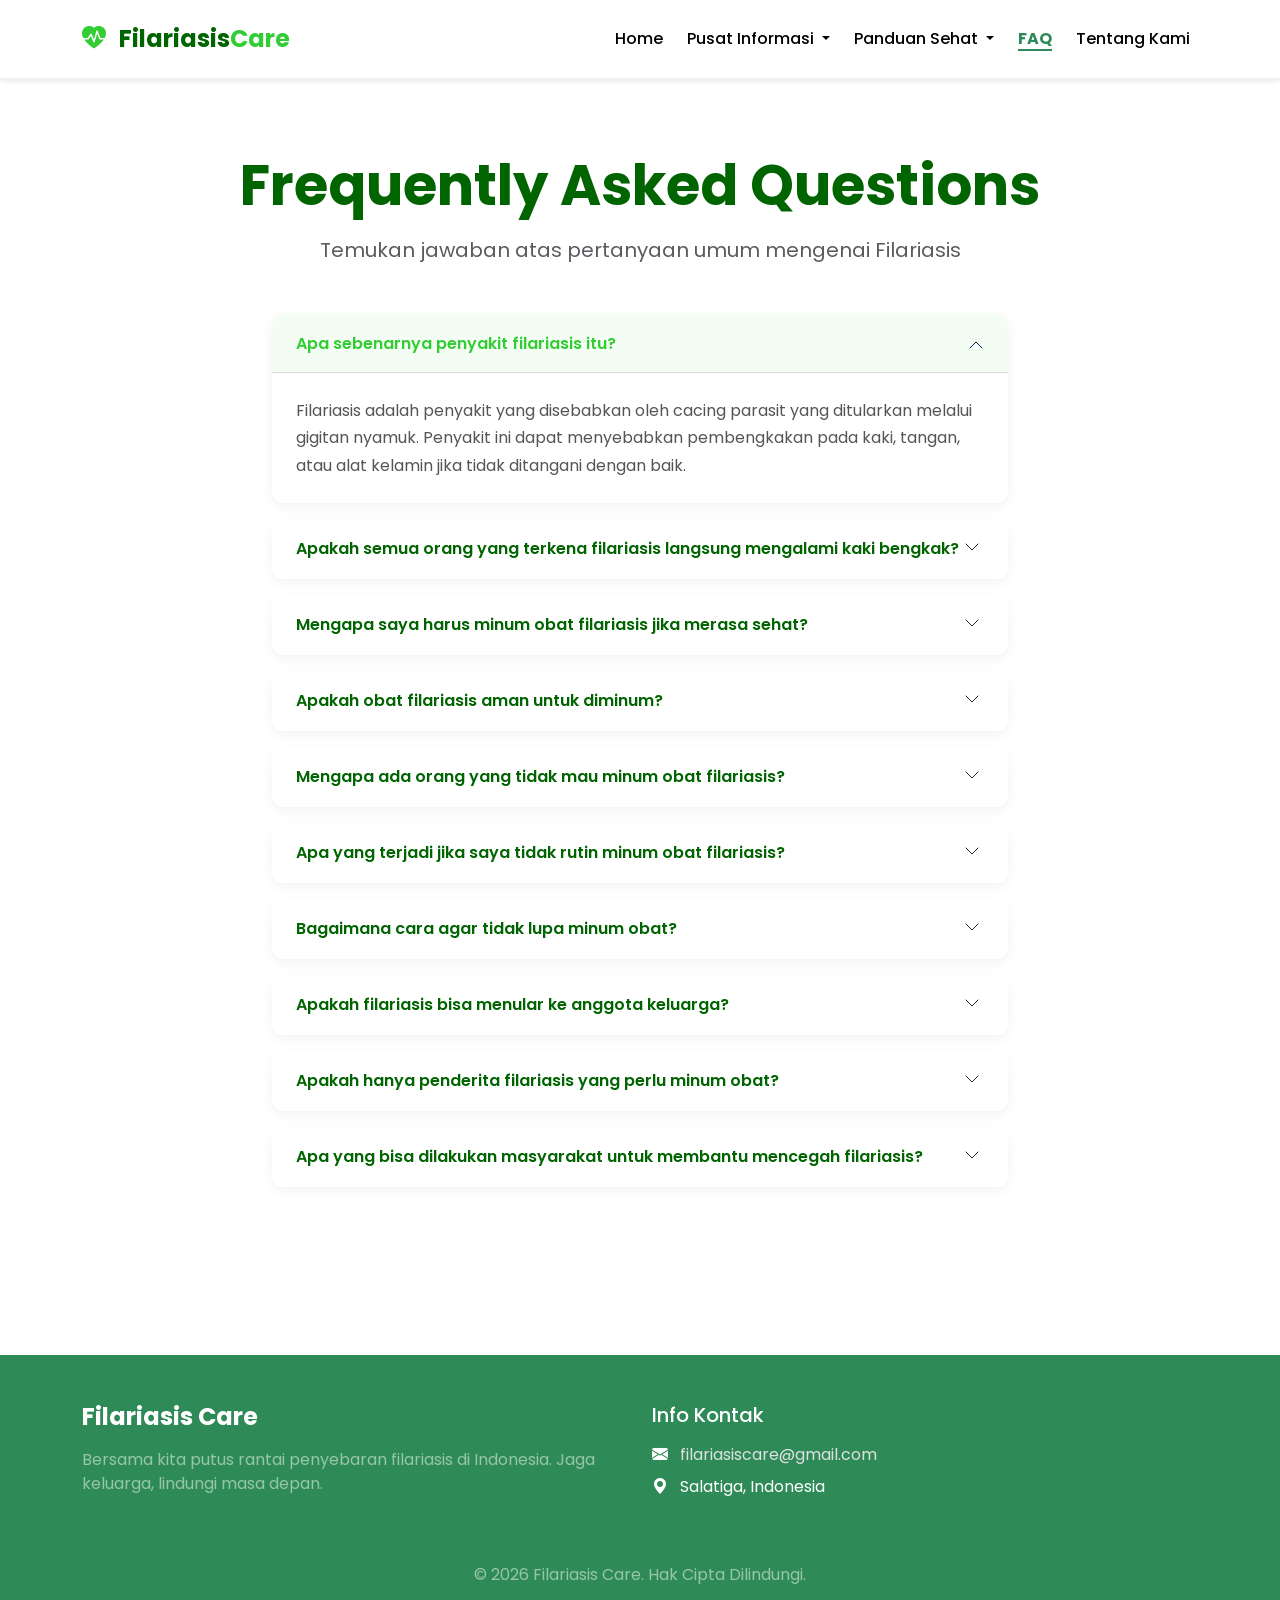
<file: filariasis-care/f-q.html>
<!DOCTYPE html>
<html lang="id">

<head>
    <meta charset="UTF-8">
    <meta name="viewport" content="width=device-width, initial-scale=1.0">
    <title>Filariasis Care - FAQ</title>

    <link href="https://fonts.googleapis.com/css2?family=Poppins:wght@300;400;500;600;700;800&display=swap"
        rel="stylesheet">

    <!-- Bootstrap 5 -->
    <link href="https://cdn.jsdelivr.net/npm/bootstrap@5.3.2/dist/css/bootstrap.min.css" rel="stylesheet">
    <!-- Bootstrap Icons -->
    <link rel="stylesheet" href="https://cdn.jsdelivr.net/npm/bootstrap-icons@1.11.1/font/bootstrap-icons.css">
    <!-- Buat connect ke CSS -->
    <link rel="stylesheet" href="style.css">
</head>

<body>

    <!-- Header/Navbar -->
    <nav class="navbar navbar-expand-lg navbar-custom py-3 sticky-top shadow-sm">
        <div class="container">
            <a class="navbar-brand navbar-brand-logo" href="index.html">
                <i class="bi bi-heart-pulse-fill me-2" style="color: var(--btn-color);"></i>
                Filariasis<span>Care</span>
            </a>
            <button class="navbar-toggler" type="button" data-bs-toggle="collapse" data-bs-target="#navbarNav"
                aria-controls="navbarNav" aria-expanded="false" aria-label="Toggle navigation">
                <span class="navbar-toggler-icon"></span>
            </button>
            <div class="collapse navbar-collapse justify-content-end" id="navbarNav">
                <ul class="navbar-nav gap-2">
                    <li class="nav-item">
                        <a class="nav-link" href="index.html">Home</a>
                    </li>
                    <li class="nav-item dropdown">
                        <a class="nav-link dropdown-toggle" href="#" role="button" data-bs-toggle="dropdown"
                            aria-expanded="false">
                            Pusat Informasi
                        </a>
                        <ul class="dropdown-menu border-0 shadow-sm">
                            <li><a class="dropdown-item" href="infografis.html">Infografis</a></li>
                            <li><a class="dropdown-item" href="edukasi.html">Edukasi</a></li>
                        </ul>
                    </li>
                    <li class="nav-item dropdown">
                        <a class="nav-link dropdown-toggle" href="#" role="button" data-bs-toggle="dropdown"
                            aria-expanded="false">
                            Panduan Sehat
                        </a>
                        <ul class="dropdown-menu border-0 shadow-sm">
                            <li><a class="dropdown-item" href="pengobatan.html">Kepatuhan Pengobatan</a></li>
                            <li><a class="dropdown-item" href="perawatan-alami.html">Perawatan Alami</a></li>
                        </ul>
                    </li>
                    <li class="nav-item">
                        <a class="nav-link active fw-bold" href="f-q.html">FAQ</a>
                    </li>
                    <li class="nav-item">
                        <a class="nav-link" href="tentang-kami.html">Tentang Kami</a>
                    </li>
                </ul>
            </div>
        </div>
    </nav>

    <!-- Main -->
    <main class="py-5">
        <div class="container py-4">
            <div class="text-center mb-5">
                <h1 class="page-title display-4 mb-3">Frequently Asked Questions</h1>
                <p class="text-muted fs-5">Temukan jawaban atas pertanyaan umum mengenai Filariasis</p>
            </div>

            <div class="row justify-content-center">
                <div class="col-lg-10 col-xl-8">
                    <div class="accordion faq-accordion" id="faqAccordion">
                        <!-- Q1 -->
                        <div class="accordion-item">
                            <h2 class="accordion-header">
                                <button class="accordion-button" type="button" data-bs-toggle="collapse"
                                    data-bs-target="#collapseOne" aria-expanded="false" aria-controls="collapseOne">
                                    Apa sebenarnya penyakit filariasis itu?
                                </button>
                            </h2>
                            <div id="collapseOne" class="accordion-collapse collapse show"
                                data-bs-parent="#faqAccordion">
                                <div class="accordion-body">
                                    Filariasis adalah penyakit yang disebabkan oleh cacing
                                    parasit yang ditularkan melalui gigitan nyamuk. Penyakit ini dapat menyebabkan
                                    pembengkakan pada kaki, tangan, atau alat kelamin jika tidak ditangani dengan baik.
                                </div>
                            </div>
                        </div>

                        <!-- Q2 -->
                        <div class="accordion-item">
                            <h2 class="accordion-header">
                                <button class="accordion-button collapsed" type="button" data-bs-toggle="collapse"
                                    data-bs-target="#collapseTwo" aria-expanded="false" aria-controls="collapseTwo">
                                    Apakah semua orang yang terkena filariasis langsung mengalami kaki bengkak?
                                </button>
                            </h2>
                            <div id="collapseTwo" class="accordion-collapse collapse" data-bs-parent="#faqAccordion">
                                <div class="accordion-body">
                                    Tidak selalu. Pada tahap awal, banyak orang tidak merasakan
                                    gejala apa pun. Namun jika tidak diobati, infeksi dapat berkembang dan menyebabkan
                                    pembengkakan permanen.
                                </div>
                            </div>
                        </div>

                        <!-- Q3 -->
                        <div class="accordion-item">
                            <h2 class="accordion-header">
                                <button class="accordion-button collapsed" type="button" data-bs-toggle="collapse"
                                    data-bs-target="#collapseThree" aria-expanded="false" aria-controls="collapseThree">
                                    Mengapa saya harus minum obat filariasis jika merasa sehat?
                                </button>
                            </h2>
                            <div id="collapseThree" class="accordion-collapse collapse" data-bs-parent="#faqAccordion">
                                <div class="accordion-body">
                                    Walaupun merasa sehat, cacing filaria bisa saja sudah ada di
                                    dalam tubuh. Minum obat secara rutin membantu membunuh cacing tersebut dan mencegah
                                    penularan ke orang lain.
                                </div>
                            </div>
                        </div>

                        <!-- Q4 -->
                        <div class="accordion-item">
                            <h2 class="accordion-header">
                                <button class="accordion-button collapsed" type="button" data-bs-toggle="collapse"
                                    data-bs-target="#collapseFour" aria-expanded="false" aria-controls="collapseFour">
                                    Apakah obat filariasis aman untuk diminum?
                                </button>
                            </h2>
                            <div id="collapseFour" class="accordion-collapse collapse" data-bs-parent="#faqAccordion">
                                <div class="accordion-body">
                                    Ya, obat filariasis umumnya aman jika diminum sesuai
                                    anjuran. Beberapa orang mungkin mengalami efek samping ringan seperti pusing atau
                                    mual, tetapi biasanya hanya sementara.
                                </div>
                            </div>
                        </div>

                        <!-- Q5 -->
                        <div class="accordion-item">
                            <h2 class="accordion-header">
                                <button class="accordion-button collapsed" type="button" data-bs-toggle="collapse"
                                    data-bs-target="#collapseFive" aria-expanded="false" aria-controls="collapseFive">
                                    Mengapa ada orang yang tidak mau minum obat filariasis?
                                </button>
                            </h2>
                            <div id="collapseFive" class="accordion-collapse collapse" data-bs-parent="#faqAccordion">
                                <div class="accordion-body">
                                    Beberapa orang merasa takut efek samping, lupa minum obat,
                                    atau menganggap penyakit ini tidak berbahaya sehingga tidak merasa perlu mengonsumsi
                                    obat.
                                </div>
                            </div>
                        </div>

                        <!-- Q6 -->
                        <div class="accordion-item">
                            <h2 class="accordion-header">
                                <button class="accordion-button collapsed" type="button" data-bs-toggle="collapse"
                                    data-bs-target="#collapseSix" aria-expanded="false" aria-controls="collapseSix">
                                    Apa yang terjadi jika saya tidak rutin minum obat filariasis?
                                </button>
                            </h2>
                            <div id="collapseSix" class="accordion-collapse collapse" data-bs-parent="#faqAccordion">
                                <div class="accordion-body">
                                    Jika tidak rutin minum obat, cacing filaria dapat berkembang
                                    di dalam tubuh dan berisiko menyebabkan pembengkakan kronis yang sulit disembuhkan.
                                </div>
                            </div>
                        </div>

                        <!-- Q7 -->
                        <div class="accordion-item">
                            <h2 class="accordion-header">
                                <button class="accordion-button collapsed" type="button" data-bs-toggle="collapse"
                                    data-bs-target="#collapseSeven" aria-expanded="false" aria-controls="collapseSeven">
                                    Bagaimana cara agar tidak lupa minum obat?
                                </button>
                            </h2>
                            <div id="collapseSeven" class="accordion-collapse collapse" data-bs-parent="#faqAccordion">
                                <div class="accordion-body">
                                    Beberapa cara yang bisa dilakukan antara lain membuat
                                    pengingat di ponsel, menaruh obat di tempat yang mudah terlihat, atau meminta
                                    keluarga untuk mengingatkan.
                                </div>
                            </div>
                        </div>

                        <!-- Q8 -->
                        <div class="accordion-item">
                            <h2 class="accordion-header">
                                <button class="accordion-button collapsed" type="button" data-bs-toggle="collapse"
                                    data-bs-target="#collapseEight" aria-expanded="false" aria-controls="collapseEight">
                                    Apakah filariasis bisa menular ke anggota keluarga?
                                </button>
                            </h2>
                            <div id="collapseEight" class="accordion-collapse collapse" data-bs-parent="#faqAccordion">
                                <div class="accordion-body">
                                    Filariasis tidak menular secara langsung dari orang ke
                                    orang, tetapi dapat menular melalui gigitan nyamuk yang membawa cacing filaria.
                                </div>
                            </div>
                        </div>

                        <!-- Q9 -->
                        <div class="accordion-item">
                            <h2 class="accordion-header">
                                <button class="accordion-button collapsed" type="button" data-bs-toggle="collapse"
                                    data-bs-target="#collapseNine" aria-expanded="false" aria-controls="collapseNine">
                                    Apakah hanya penderita filariasis yang perlu minum obat?
                                </button>
                            </h2>
                            <div id="collapseNine" class="accordion-collapse collapse" data-bs-parent="#faqAccordion">
                                <div class="accordion-body">
                                    Di daerah tertentu, obat diberikan kepada seluruh masyarakat
                                    melalui program pencegahan untuk memutus rantai penularan penyakit.
                                </div>
                            </div>
                        </div>

                        <!-- Q10 -->
                        <div class="accordion-item">
                            <h2 class="accordion-header">
                                <button class="accordion-button collapsed" type="button" data-bs-toggle="collapse"
                                    data-bs-target="#collapseTen" aria-expanded="false" aria-controls="collapseTen">
                                    Apa yang bisa dilakukan masyarakat untuk membantu mencegah filariasis?
                                </button>
                            </h2>
                            <div id="collapseTen" class="accordion-collapse collapse" data-bs-parent="#faqAccordion">
                                <div class="accordion-body">
                                    Beberapa langkah yang dapat dilakukan yaitu menjaga
                                    kebersihan lingkungan, menghindari gigitan nyamuk, dan mengikuti program minum obat
                                    yang dianjurkan.
                                </div>
                            </div>
                        </div>
                    </div>
                </div>
            </div>
        </div>
    </main>

    <!-- Footer -->
    <footer>
        <div class="container">
            <div class="row g-4">
                <div class="col-md-6 text-center text-md-start">
                    <h4 class="mb-3 text-white fw-bold">Filariasis Care</h4>
                    <p class="mb-0 text-white-50">Bersama kita putus rantai penyebaran filariasis di Indonesia. Jaga
                        keluarga, lindungi masa depan.</p>
                </div>
                <div class="col-md-3 text-center text-md-start">
                    <h5 class="text-white mb-3">Info Kontak</h5>
                    <ul class="list-unstyled">
                        <li class="mb-2"><i class="bi bi-envelope-fill me-2"></i> <a
                                href="mailto:filariasiscare@gmail.com">filariasiscare@gmail.com</a></li>
                        <li><i class="bi bi-geo-alt-fill me-2"></i> Salatiga, Indonesia</li>
                    </ul>
                </div>
                <!-- Sosial Media section removed -->
            </div>
            <div class="row mt-5">
                <div class="col-12 text-center text-white-50">
                    <p class="mb-0">&copy; 2026 Filariasis Care. Hak Cipta Dilindungi.</p>
                </div>
            </div>
        </div>
    </footer>

    <!-- Bootstrap 5 JS -->
    <script src="https://cdn.jsdelivr.net/npm/bootstrap@5.3.2/dist/js/bootstrap.bundle.min.js"></script>
</body>

</html>
</file>
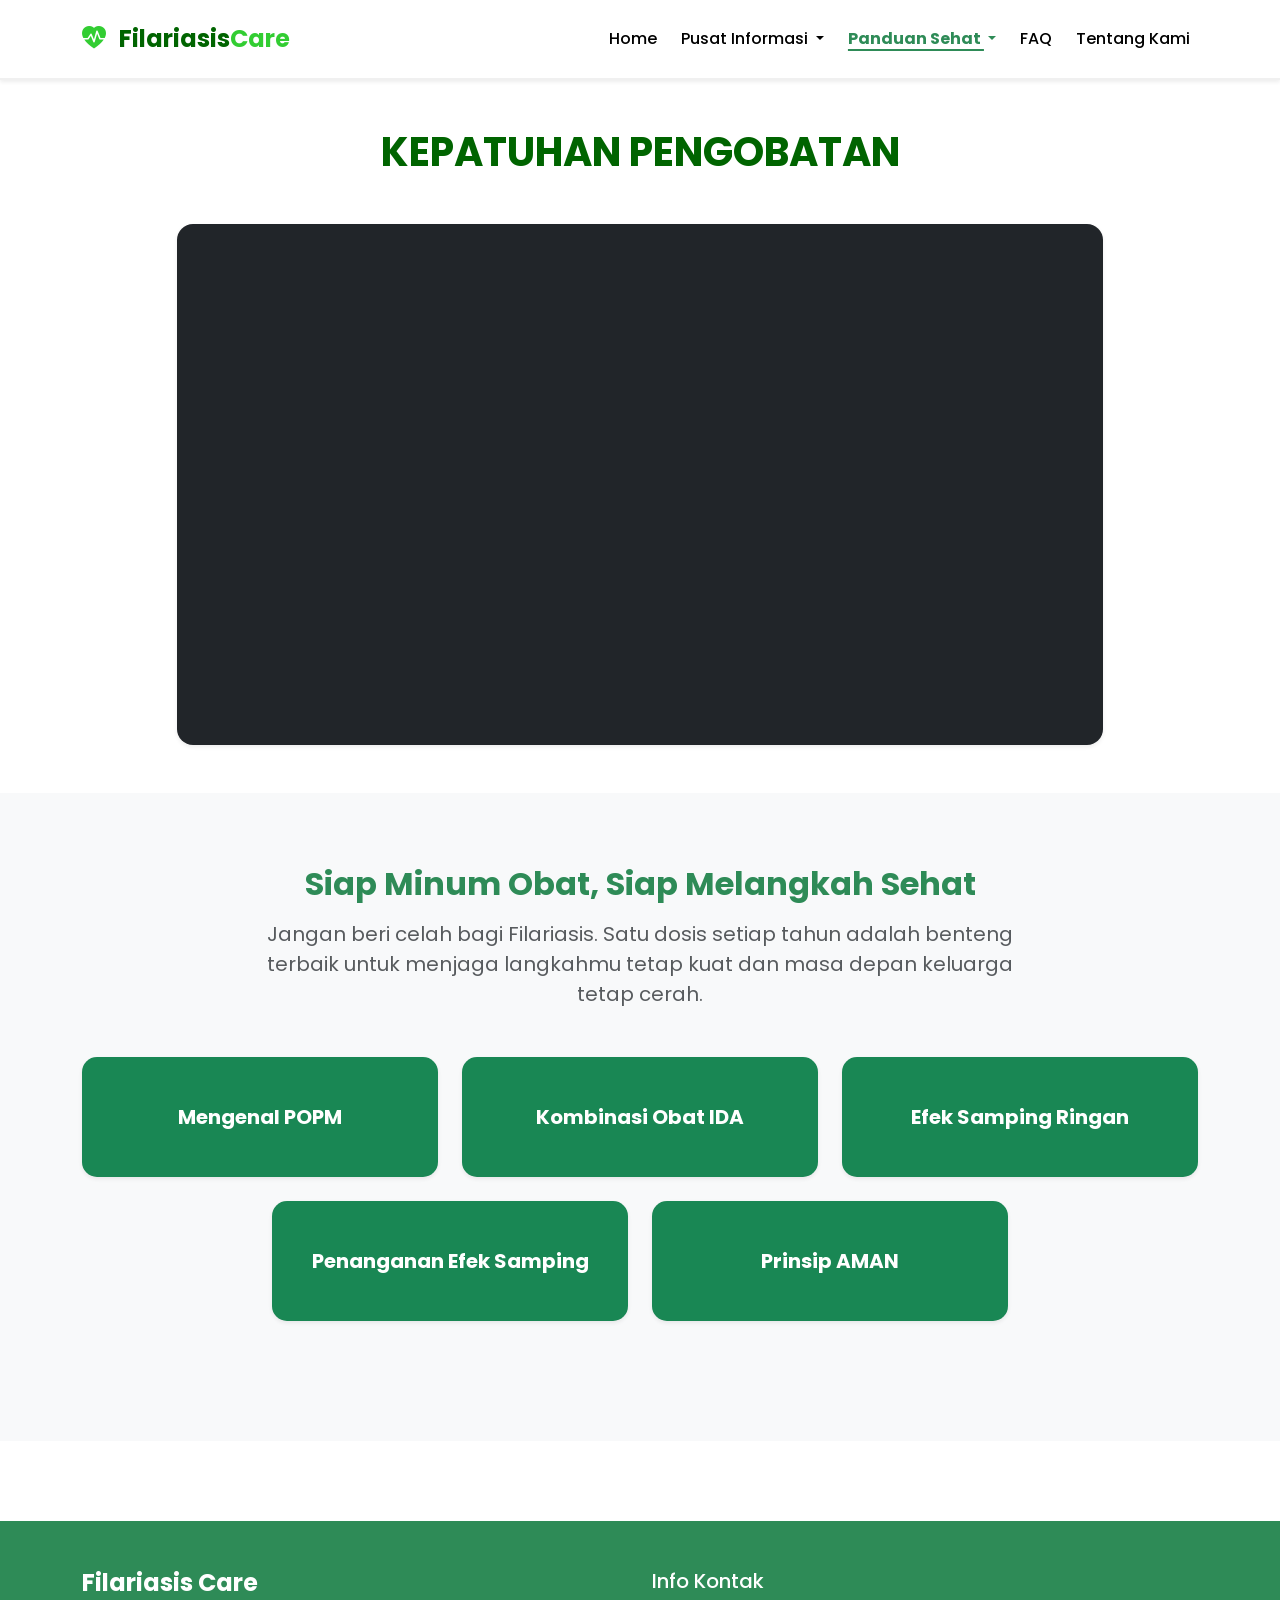
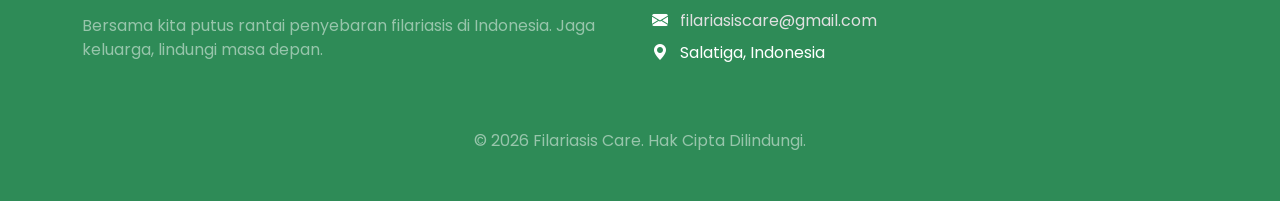
<file: filariasis-care/pengobatan.html>
<!DOCTYPE html>
<html lang="id">

<head>
    <meta charset="UTF-8">
    <meta name="viewport" content="width=device-width, initial-scale=1.0">
    <title>Filariasis Care - Pengobatan</title>

    <link href="https://fonts.googleapis.com/css2?family=Poppins:wght@300;400;500;600;700;800&display=swap"
        rel="stylesheet">
    <!-- Bootstrap 5 -->
    <link href="https://cdn.jsdelivr.net/npm/bootstrap@5.3.2/dist/css/bootstrap.min.css" rel="stylesheet">
    <!-- Bootstrap Icons -->
    <link rel="stylesheet" href="https://cdn.jsdelivr.net/npm/bootstrap-icons@1.11.1/font/bootstrap-icons.css">
    <!-- Buat connect ke CSS -->
    <link rel="stylesheet" href="style.css">
</head>

<body>

    <!-- Header/Navbar -->
    <nav class="navbar navbar-expand-lg navbar-custom py-3 sticky-top shadow-sm">
        <div class="container">
            <a class="navbar-brand navbar-brand-logo" href="index.html">
                <i class="bi bi-heart-pulse-fill me-2" style="color: var(--btn-color);"></i>
                Filariasis<span>Care</span>
            </a>
            <button class="navbar-toggler" type="button" data-bs-toggle="collapse" data-bs-target="#navbarNav"
                aria-controls="navbarNav" aria-expanded="false" aria-label="Toggle navigation">
                <span class="navbar-toggler-icon"></span>
            </button>
            <div class="collapse navbar-collapse justify-content-end" id="navbarNav">
                <ul class="navbar-nav gap-2">
                    <li class="nav-item">
                        <a class="nav-link" href="index.html">Home</a>
                    </li>
                    <li class="nav-item dropdown">
                        <a class="nav-link dropdown-toggle" href="#" role="button" data-bs-toggle="dropdown"
                            aria-expanded="false">
                            Pusat Informasi
                        </a>
                        <ul class="dropdown-menu border-0 shadow-sm">
                            <li><a class="dropdown-item" href="infografis.html">Infografis</a></li>
                            <li><a class="dropdown-item" href="edukasi.html">Edukasi</a></li>
                        </ul>
                    </li>
                    <li class="nav-item dropdown">
                        <a class="nav-link active fw-bold dropdown-toggle" href="#" role="button"
                            data-bs-toggle="dropdown" aria-expanded="false">
                            Panduan Sehat
                        </a>
                        <ul class="dropdown-menu border-0 shadow-sm">
                            <li><a class="dropdown-item active" href="pengobatan.html">Kepatuhan Pengobatan</a></li>
                            <li><a class="dropdown-item" href="perawatan-alami.html">Perawatan Alami</a></li>
                        </ul>
                    </li>
                    <li class="nav-item">
                        <a class="nav-link" href="f-q.html">FAQ</a>
                    </li>
                    <li class="nav-item">
                        <a class="nav-link" href="tentang-kami.html">Tentang Kami</a>
                    </li>
                </ul>
            </div>
        </div>
    </nav>

    <!-- Page Header -->
    <div class="container mt-5 text-center mb-5">
        <h1 class="page-title text-uppercase mb-2">Kepatuhan Pengobatan</h1>
    </div>

    <main class="mt-5" style="min-height: 50vh;">
        <!-- Section 1: Video Role Play -->
        <section class="container mb-5">
            <div class="row justify-content-center">
                <div class="col-lg-10">
                    <div class="card shadow-sm border-0 rounded-4 overflow-hidden">
                        <div class="card-body p-0">
                            <div class="ratio ratio-16x9 bg-dark">
                                <iframe src="https://www.youtube.com/embed/HdEsMwxDHhM?si=jgoqxJ_j2M0PFJMx"
                                    title="Video Role Play" allowfullscreen></iframe>
                            </div>
                        </div>
                    </div>
                </div>
            </div>
        </section>

        <!-- Section 2: Siap Minum Obat -->
        <section class="py-5 bg-light">
            <div class="container py-4">
                <div class="text-center mb-5">
                    <h2 class="section-title mb-3 fw-bold">Siap Minum Obat, Siap Melangkah Sehat</h2>
                    <p class="fs-5 text-muted mx-auto" style="max-width: 800px;">
                        Jangan beri celah bagi Filariasis. Satu dosis setiap tahun adalah benteng terbaik untuk menjaga
                        langkahmu tetap kuat dan masa depan keluarga tetap cerah.
                    </p>
                </div>

                <!-- 3 Top Cards -->
                <div class="row g-4 justify-content-center mb-4">
                    <!-- Card 1: POPM -->
                    <div class="col-md-4">
                        <div class="card treatment-card shadow-sm h-100 border-0 bg-success text-white d-flex align-items-center justify-content-center"
                            style="min-height: 120px; cursor: pointer; transition: transform 0.3s ease, box-shadow 0.3s ease;"
                            data-bs-toggle="modal" data-bs-target="#popmModal"
                            onmouseover="this.style.transform='translateY(-5px)'; this.style.boxShadow='0 1rem 3rem rgba(0,0,0,.175)'"
                            onmouseout="this.style.transform='translateY(0)'; this.style.boxShadow='0 .125rem .25rem rgba(0,0,0,.075)'">
                            <h5 class="fs-5 fw-bold mb-0">Mengenal POPM</h5>
                        </div>
                    </div>
                    <!-- Card 2: IDA -->
                    <div class="col-md-4">
                        <div class="card treatment-card shadow-sm h-100 border-0 bg-success text-white d-flex align-items-center justify-content-center"
                            style="min-height: 120px; cursor: pointer; transition: transform 0.3s ease, box-shadow 0.3s ease;"
                            data-bs-toggle="modal" data-bs-target="#idaModal"
                            onmouseover="this.style.transform='translateY(-5px)'; this.style.boxShadow='0 1rem 3rem rgba(0,0,0,.175)'"
                            onmouseout="this.style.transform='translateY(0)'; this.style.boxShadow='0 .125rem .25rem rgba(0,0,0,.075)'">
                            <h5 class="fs-5 fw-bold mb-0 text-center">Kombinasi Obat IDA</h5>
                        </div>
                    </div>
                    <!-- Card 3: Efek Samping -->
                    <div class="col-md-4">
                        <div class="card treatment-card shadow-sm h-100 border-0 bg-success text-white d-flex align-items-center justify-content-center"
                            style="min-height: 120px; cursor: pointer; transition: transform 0.3s ease, box-shadow 0.3s ease;"
                            data-bs-toggle="modal" data-bs-target="#sideEffectsModal"
                            onmouseover="this.style.transform='translateY(-5px)'; this.style.boxShadow='0 1rem 3rem rgba(0,0,0,.175)'"
                            onmouseout="this.style.transform='translateY(0)'; this.style.boxShadow='0 .125rem .25rem rgba(0,0,0,.075)'">
                            <h5 class="fs-5 fw-bold mb-0 text-center">Efek Samping Ringan</h5>
                        </div>
                    </div>
                </div>

                <!-- 2 Bottom Cards -->
                <div class="row g-4 justify-content-center mb-5">
                    <!-- Card 4: Penanganan -->
                    <div class="col-md-4">
                        <div class="card treatment-card shadow-sm h-100 border-0 bg-success text-white d-flex align-items-center justify-content-center"
                            style="min-height: 120px; cursor: pointer; transition: transform 0.3s ease, box-shadow 0.3s ease;"
                            data-bs-toggle="modal" data-bs-target="#handlingModal"
                            onmouseover="this.style.transform='translateY(-5px)'; this.style.boxShadow='0 1rem 3rem rgba(0,0,0,.175)'"
                            onmouseout="this.style.transform='translateY(0)'; this.style.boxShadow='0 .125rem .25rem rgba(0,0,0,.075)'">
                            <h5 class="fs-5 fw-bold mb-0 text-center">Penanganan Efek Samping</h5>
                        </div>
                    </div>
                    <!-- Card 5: Prinsip AMAN -->
                    <div class="col-md-4">
                        <div class="card treatment-card shadow-sm h-100 border-0 bg-success text-white d-flex align-items-center justify-content-center"
                            style="min-height: 120px; cursor: pointer; transition: transform 0.3s ease, box-shadow 0.3s ease;"
                            data-bs-toggle="modal" data-bs-target="#amanModal"
                            onmouseover="this.style.transform='translateY(-5px)'; this.style.boxShadow='0 1rem 3rem rgba(0,0,0,.175)'"
                            onmouseout="this.style.transform='translateY(0)'; this.style.boxShadow='0 .125rem .25rem rgba(0,0,0,.075)'">
                            <h5 class="fs-5 fw-bold mb-0 text-center">Prinsip AMAN</h5>
                        </div>
                    </div>
                </div>
            </div>
        </section>
    </main>

    <!-- Modals -->
    <!-- 1. POPM Modal -->
    <div class="modal fade" id="popmModal" tabindex="-1" aria-hidden="true">
        <div class="modal-dialog modal-dialog-centered modal-lg">
            <div class="modal-content overflow-hidden">
                <div class="modal-header border-0 bg-success text-white p-4">
                    <h5 class="modal-title fw-bold">1. Mengenal POPM</h5>
                    <button type="button" class="btn-close btn-close-white" data-bs-dismiss="modal"
                        aria-label="Close"></button>
                </div>
                <div class="modal-body p-4">
                    <h4 class="fw-bold text-success mb-3">Program Pemberian Obat Pencegahan Massal (POPM)</h4>
                    <p class="fs-5 mb-4">Program Pemberian Obat Pencegahan Massal (POPM) bertujuan untuk memutus rantai
                        penularan kaki gajah di daerah endemis dengan memberikan obat secara serentak kepada seluruh
                        penduduk.</p>
                    <div class="alert alert-success border-0 rounded-3 d-flex align-items-center">
                        <i class="bi bi-check-circle-fill fs-3 me-3"></i>
                        <h5 class="mb-0 fw-bold">Wajib diminum satu kali dalam setahun selama minimal lima tahun
                            berturut-turut</h5>
                    </div>
                </div>
            </div>
        </div>
    </div>

    <!-- 2. IDA Modal -->
    <div class="modal fade" id="idaModal" tabindex="-1" aria-hidden="true">
        <div class="modal-dialog modal-dialog-centered modal-xl">
            <div class="modal-content overflow-hidden">
                <div class="modal-header border-0 bg-success text-white p-4">
                    <h5 class="modal-title fw-bold">2. Kombinasi 3 Obat (Regimen IDA)</h5>
                    <button type="button" class="btn-close btn-close-white" data-bs-dismiss="modal"
                        aria-label="Close"></button>
                </div>
                <div class="modal-body p-4 bg-light text-center">
                    <p class="fs-5 mb-5">Kombinasi obat IDA adalah metode pengobatan yang menggunakan kombinasi tiga
                        obat, yaitu Ivermectin, Diethylcarbamazine (DEC), dan Albendazole yang memiliki tingkat
                        keberhasilan yang lebih tinggi dalam menurunkan jumlah cacing dalam darah.</p>
                    <div class="row g-4 mb-4">
                        <div class="col-md-4">
                            <div class="card h-100 border-0 shadow-sm p-4">
                                <img src="filariasiscare_assets/pengobatan/Kotak_Ivermectin.jpeg" alt="Ivermectin"
                                    class="img-fluid mb-3 rounded mx-auto d-block"
                                    style="height: 120px; object-fit: contain;">
                                <h4 class="fw-bold text-success">Ivermectin</h4>
                                <p class="text-muted">Melumpuhkan anak cacing (mikrofilaria) agar mati secara bertahap
                                </p>
                                <button class="btn btn-sm btn-outline-success rounded-pill mt-auto"
                                    data-bs-toggle="modal" data-bs-target="#ivermectinModal">Lihat Penjelasan</button>
                            </div>
                        </div>
                        <div class="col-md-4">
                            <div class="card h-100 border-0 shadow-sm p-4">
                                <img src="filariasiscare_assets/pengobatan/Kotak_Diethylcarbamazine.jpg" alt="DEC"
                                    class="img-fluid mb-3 rounded mx-auto d-block"
                                    style="height: 120px; object-fit: contain;">
                                <h4 class="fw-bold text-success">DEC</h4>
                                <p class="text-muted">Membunuh anak cacing secara langsung dan membantu daya tahan tubuh
                                </p>
                                <button class="btn btn-sm btn-outline-success rounded-pill mt-auto"
                                    data-bs-toggle="modal" data-bs-target="#decModal">Lihat Penjelasan</button>
                            </div>
                        </div>
                        <div class="col-md-4">
                            <div class="card h-100 border-0 shadow-sm p-4">
                                <img src="filariasiscare_assets/pengobatan/Kotak_Albendazole.webp" alt="Albendazole"
                                    class="img-fluid mb-3 rounded mx-auto d-block"
                                    style="height: 120px; object-fit: contain;">
                                <h4 class="fw-bold text-success">Albendazole</h4>
                                <p class="text-muted">Memutus pasokan energi bagi cacing agar parasit tidak dapat
                                    bertahan hidup</p>
                                <button class="btn btn-sm btn-outline-success rounded-pill mt-auto"
                                    data-bs-toggle="modal" data-bs-target="#albendazoleModal">Lihat Penjelasan</button>
                            </div>
                        </div>
                    </div>
                </div>
            </div>
        </div>
    </div>

    <!-- 3. Side Effects Modal -->
    <div class="modal fade" id="sideEffectsModal" tabindex="-1" aria-hidden="true">
        <div class="modal-dialog modal-dialog-centered modal-lg">
            <div class="modal-content overflow-hidden">
                <div class="modal-header border-0 bg-success text-white p-4">
                    <h5 class="modal-title fw-bold">3. Efek Samping Pengobatan</h5>
                    <button type="button" class="btn-close btn-close-white" data-bs-dismiss="modal"
                        aria-label="Close"></button>
                </div>
                <div class="modal-body p-4 bg-light">
                    <h5 class="fw-bold mb-4 text-center">Beberapa kemungkinan efek samping:</h5>
                    <div class="row g-3 text-center">
                        <div class="col-4 col-md-3">
                            <div class="p-3 bg-white rounded shadow-sm">
                                <img src="filariasiscare_assets/pengobatan/Demam.png" alt="Demam" class="img-fluid"
                                    style="height: 50px; object-fit: contain;">
                                <p class="mt-2 mb-0 fw-bold">Demam</p>
                            </div>
                        </div>
                        <div class="col-4 col-md-3">
                            <div class="p-3 bg-white rounded shadow-sm">
                                <img src="filariasiscare_assets/pengobatan/Sakit_kepala.png" alt="Sakit Kepala"
                                    class="img-fluid" style="height: 50px; object-fit: contain;">
                                <p class="mt-2 mb-0 fw-bold">Sakit Kepala</p>
                            </div>
                        </div>
                        <div class="col-4 col-md-3">
                            <div class="p-3 bg-white rounded shadow-sm">
                                <img src="filariasiscare_assets/pengobatan/Nyeri_otot.png" alt="Nyeri Otot"
                                    class="img-fluid" style="height: 50px; object-fit: contain;">
                                <p class="mt-2 mb-0 fw-bold">Nyeri Otot</p>
                            </div>
                        </div>
                        <div class="col-4 col-md-3">
                            <div class="p-3 bg-white rounded shadow-sm">
                                <img src="filariasiscare_assets/pengobatan/Mual.png" alt="Mual" class="img-fluid"
                                    style="height: 50px; object-fit: contain;">
                                <p class="mt-2 mb-0 fw-bold">Mual</p>
                            </div>
                        </div>
                        <div class="col-4 col-md-3">
                            <div class="p-3 bg-white rounded shadow-sm">
                                <img src="filariasiscare_assets/pengobatan/Sakit_perut.png" alt="Sakit Perut"
                                    class="img-fluid" style="height: 50px; object-fit: contain;">
                                <p class="mt-2 mb-0 fw-bold">Sakit Perut</p>
                            </div>
                        </div>
                        <div class="col-4 col-md-3">
                            <div class="p-3 bg-white rounded shadow-sm">
                                <img src="filariasiscare_assets/pengobatan/Bengkak.png" alt="Bengkak" class="img-fluid"
                                    style="height: 50px; object-fit: contain;">
                                <p class="mt-2 mb-0 fw-bold">Bengkak</p>
                            </div>
                        </div>
                        <div class="col-4 col-md-3">
                            <div class="p-3 bg-white rounded shadow-sm">
                                <img src="filariasiscare_assets/pengobatan/Gatal.png" alt="Gatal" class="img-fluid"
                                    style="height: 50px; object-fit: contain;">
                                <p class="mt-2 mb-0 fw-bold">Gatal</p>
                            </div>
                        </div>
                    </div>
                </div>
            </div>
        </div>
    </div>

    <!-- 4. Handling Modal -->
    <div class="modal fade" id="handlingModal" tabindex="-1" aria-hidden="true">
        <div class="modal-dialog modal-dialog-centered modal-lg">
            <div class="modal-content overflow-hidden">
                <div class="modal-header border-0 bg-success text-white p-4">
                    <h5 class="modal-title fw-bold">4. Penanganan Efek Samping Ringan</h5>
                    <button type="button" class="btn-close btn-close-white" data-bs-dismiss="modal"
                        aria-label="Close"></button>
                </div>
                <div class="modal-body p-4">
                    <div class="accordion accordion-flush" id="penangananAccordionModal">
                        <!-- Gejala Sistemik -->
                        <div class="accordion-item mb-3 border rounded-3 overflow-hidden">
                            <h2 class="accordion-header">
                                <button class="accordion-button collapsed fw-bold text-success" type="button"
                                    data-bs-toggle="collapse" data-bs-target="#collapseSystemicM">
                                    Gejala Sistemik (Demam, Sakit Kepala, Nyeri Otot)
                                </button>
                            </h2>
                            <div id="collapseSystemicM" class="accordion-collapse collapse"
                                data-bs-parent="#penangananAccordionModal">
                                <div class="accordion-body bg-light">
                                    <ul class="mb-0">
                                        <li>Istirahat yang cukup.</li>
                                        <li>Minum air putih minimal 2 liter per hari.</li>
                                        <li>Konsumsi Paracetamol (500 mg untuk dewasa, setiap 6-8 jam jika perlu).</li>
                                    </ul>
                                </div>
                            </div>
                        </div>
                        <!-- Gejala Pencernaan -->
                        <div class="accordion-item mb-3 border rounded-3 overflow-hidden">
                            <h2 class="accordion-header">
                                <button class="accordion-button collapsed fw-bold text-success" type="button"
                                    data-bs-toggle="collapse" data-bs-target="#collapseDigestiveM">
                                    Gejala Pencernaan (Mual, Sakit Perut)
                                </button>
                            </h2>
                            <div id="collapseDigestiveM" class="accordion-collapse collapse"
                                data-bs-parent="#penangananAccordionModal">
                                <div class="accordion-body bg-light">
                                    <ul class="mb-0">
                                        <li>Pastikan obat filariasis diminum setelah makan kenyang.</li>
                                        <li>Konsumsi air jahe hangat dapat membantu meredakan mual secara alami.</li>
                                    </ul>
                                </div>
                            </div>
                        </div>
                        <!-- Reaksi Lokal -->
                        <div class="accordion-item border rounded-3 overflow-hidden">
                            <h2 class="accordion-header">
                                <button class="accordion-button collapsed fw-bold text-success" type="button"
                                    data-bs-toggle="collapse" data-bs-target="#collapseLocalM">
                                    Reaksi Lokal (Bengkak, Gatal-gatal)
                                </button>
                            </h2>
                            <div id="collapseLocalM" class="accordion-collapse collapse"
                                data-bs-parent="#penangananAccordionModal">
                                <div class="accordion-body bg-light">
                                    <ul class="mb-0">
                                        <li>Kompres dingin pada bagian yang bengkak.</li>
                                        <li>Gunakan antihistamin ringan seperti Cetirizine (10 mg, sekali sehari) jika
                                            gatal.</li>
                                    </ul>
                                </div>
                            </div>
                        </div>
                    </div>
                </div>
            </div>
        </div>
    </div>

    <!-- 5. AMAN Modal -->
    <div class="modal fade" id="amanModal" tabindex="-1" aria-hidden="true">
        <div class="modal-dialog modal-dialog-centered modal-xl">
            <div class="modal-content overflow-hidden">
                <div class="modal-header border-0 bg-success text-white p-4">
                    <h5 class="modal-title fw-bold">5. Prinsip AMAN</h5>
                    <button type="button" class="btn-close btn-close-white" data-bs-dismiss="modal"
                        aria-label="Close"></button>
                </div>
                <div class="modal-body p-4 bg-light">
                    <div class="row g-4">
                        <div class="col-md-3">
                            <div class="aman-card" style="border-top-color: #198754;">
                                <div class="aman-letter" style="color: #198754;">A</div>
                                <h5 class="fw-bold">Aman Indikasi</h5>
                                <p class="small text-muted mb-0">Memastikan obat diberikan kepada sasaran yang tepat dan
                                    tidak kontraindikasi.</p>
                            </div>
                        </div>
                        <div class="col-md-3">
                            <div class="aman-card" style="border-top-color: #198754;">
                                <div class="aman-letter" style="color: #198754;">M</div>
                                <h5 class="fw-bold">Aman Dosis</h5>
                                <p class="small text-muted mb-0">Pemberian dosis obat disesuaikan dengan umur atau
                                    tinggi badan.</p>
                            </div>
                        </div>
                        <div class="col-md-3">
                            <div class="aman-card" style="border-top-color: #198754;">
                                <div class="aman-letter" style="color: #198754;">A</div>
                                <h5 class="fw-bold">Aman Cara</h5>
                                <p class="small text-muted mb-0">Obat diminum di depan petugas kesehatan.</p>
                            </div>
                        </div>
                        <div class="col-md-3">
                            <div class="aman-card" style="border-top-color: #198754;">
                                <div class="aman-letter" style="color: #198754;">N</div>
                                <h5 class="fw-bold">Aman Pemantauan</h5>
                                <p class="small text-muted mb-0">Memantau kemungkinan efek samping setelah pemberian
                                    obat.</p>
                            </div>
                        </div>
                    </div>
                </div>
            </div>
        </div>
    </div>

    <!-- Detail Modals for Drugs -->
    <!-- Ivermectin Modal -->
    <div class="modal fade" id="ivermectinModal" tabindex="-1" aria-hidden="true">
        <div class="modal-dialog modal-dialog-centered">
            <div class="modal-content">
                <div class="modal-header">
                    <h5 class="modal-title fw-bold text-success"><i class="bi bi-capsules-pill me-2"></i>Ivermectin</h5>
                    <button type="button" class="btn-close" data-bs-target="#idaModal" data-bs-toggle="modal"
                        aria-label="Close"></button>
                </div>
                <div class="modal-body p-4">
                    <h6 class="fw-bold text-success mb-2">Indikasi</h6>
                    <ul class="small mb-4">
                        <li>Filariasis limfatik, Onchocerciasis, Strongyloidiasis.</li>
                        <li>Ivermectin bekerja melumpuhkan sistem saraf parasit sehingga mikrofilaria mati.</li>
                    </ul>
                    <h6 class="fw-bold text-danger mb-2">Kontraindikasi</h6>
                    <ul class="small mb-4">
                        <li>Ibu hamil, Anak &lt; 5 tahun atau berat &lt; 15 kg.</li>
                        <li>Hipersensitivitas terhadap ivermectin, Gangguan neurologis tertentu.</li>
                    </ul>
                    <h6 class="fw-bold text-success mb-2">Dosis</h6>
                    <p class="small mb-0">150–200 mcg/kgBB dosis tunggal (1 kali setiap tahun selama 5 tahun atau
                        lebih).
                    </p>
                </div>
            </div>
        </div>
    </div>

    <!-- DEC Modal -->
    <div class="modal fade" id="decModal" tabindex="-1" aria-hidden="true">
        <div class="modal-dialog modal-dialog-centered">
            <div class="modal-content">
                <div class="modal-header">
                    <h5 class="modal-title fw-bold text-success"><i class="bi bi-capsules-pill me-2"></i>DEC</h5>
                    <button type="button" class="btn-close" data-bs-target="#idaModal" data-bs-toggle="modal"
                        aria-label="Close"></button>
                </div>
                <div class="modal-body p-4">
                    <h6 class="fw-bold text-success mb-2">Indikasi</h6>
                    <ul class="small mb-4">
                        <li>Terapi filariasis limfatik (W. bancrofti, B. malayi, B. timori).</li>
                        <li>Dalam POPM membunuh mikrofilaria dan mengurangi transmisi.</li>
                    </ul>
                    <h6 class="fw-bold text-danger mb-2">Kontraindikasi</h6>
                    <ul class="small mb-4">
                        <li>Ibu hamil, Anak usia &lt; 2 tahun.</li>
                        <li>Penyakit berat/akut, Hipersensitivitas terhadap DEC.</li>
                    </ul>
                    <h6 class="fw-bold text-success mb-2">Dosis</h6>
                    <p class="small mb-0">6 mg/kgBB/hari. Dalam POPM: 1 kali setiap tahun selama minimal 5 tahun.</p>
                </div>
            </div>
        </div>
    </div>

    <!-- Albendazole Modal -->
    <div class="modal fade" id="albendazoleModal" tabindex="-1" aria-hidden="true">
        <div class="modal-dialog modal-dialog-centered">
            <div class="modal-content">
                <div class="modal-header">
                    <h5 class="modal-title fw-bold text-success"><i class="bi bi-capsules-pill me-2"></i>Albendazole
                    </h5>
                    <button type="button" class="btn-close" data-bs-target="#idaModal" data-bs-toggle="modal"
                        aria-label="Close"></button>
                </div>
                <div class="modal-body p-4">
                    <h6 class="fw-bold text-success mb-2">Indikasi</h6>
                    <ul class="small mb-4">
                        <li>Antelmintik spektrum luas, menghambat metabolisme glukosa cacing.</li>
                        <li>Kombinasi dengan DEC/Ivermectin untuk filariasis dan cacing usus.</li>
                    </ul>
                    <h6 class="fw-bold text-danger mb-2">Kontraindikasi</h6>
                    <ul class="small mb-4">
                        <li>Ibu hamil (trimester pertama), Anak &lt; 2 tahun.</li>
                        <li>Alergi benzimidazole, Gangguan fungsi hati berat.</li>
                    </ul>
                    <h6 class="fw-bold text-success mb-2">Dosis</h6>
                    <p class="small mb-0">400 mg dosis tunggal. Dalam POPM: 1 kali setahun selama minimal 5 tahun.</p>
                </div>
            </div>
        </div>
    </div>

    <!-- Footer -->
    <footer>
        <div class="container">
            <div class="row g-4">
                <div class="col-md-6 text-center text-md-start">
                    <h4 class="mb-3 text-white fw-bold">Filariasis Care</h4>
                    <p class="mb-0 text-white-50">Bersama kita putus rantai penyebaran filariasis di Indonesia. Jaga
                        keluarga, lindungi masa depan.</p>
                </div>
                <div class="col-md-3 text-center text-md-start">
                    <h5 class="text-white mb-3">Info Kontak</h5>
                    <ul class="list-unstyled">
                        <li class="mb-2"><i class="bi bi-envelope-fill me-2"></i> <a
                                href="mailto:filariasiscare@gmail.com">filariasiscare@gmail.com</a></li>
                        <li><i class="bi bi-geo-alt-fill me-2"></i> Salatiga, Indonesia</li>
                    </ul>
                </div>
                <!-- Sosial Media section removed -->
            </div>
            <div class="row mt-5">
                <div class="col-12 text-center text-white-50">
                    <p class="mb-0">&copy; 2026 Filariasis Care. Hak Cipta Dilindungi.</p>
                </div>
            </div>
        </div>
    </footer>

    <!-- Bootstrap 5 JS -->
    <script src="https://cdn.jsdelivr.net/npm/bootstrap@5.3.2/dist/js/bootstrap.bundle.min.js"></script>
</body>

</html>
</file>
<file: filariasis-care/style.css>
:root {
  --bg-color: #ffffff;
  --page-title: #006400;
  --section-title: #2E8B57;
  --card-text: #000000;
  --btn-color: #32CD32;
  --btn-hover: #2db32d;
}

body {
  background-color: var(--bg-color);
  font-family: 'Poppins', sans-serif;
  color: var(--card-text);
}

h1.page-title,
h2.page-title {
  color: var(--page-title);
  font-weight: 700;
}

h2.section-title,
h3.section-title {
  color: var(--section-title);
  font-weight: 600;
}

.btn-custom {
  background-color: var(--btn-color);
  color: #fff;
  border: none;
  border-radius: 8px;
  padding: 10px 20px;
  font-weight: 600;
  transition: all 0.3s ease;
}

.btn-custom:hover {
  background-color: var(--btn-hover);
  color: #fff;
  transform: translateY(-2px);
  box-shadow: 0 4px 8px rgba(0, 0, 0, 0.1);
}

/* Navbar Custom */
.navbar-custom {
  background-color: var(--bg-color);
  border-bottom: 2px solid #f0f0f0;
}

.navbar-custom .nav-link {
  color: var(--card-text);
  font-weight: 500;
  transition: color 0.3s ease;
}

.navbar-custom .nav-link:hover,
.navbar-custom .nav-link.active,
.navbar-custom .show>.nav-link {
  color: var(--section-title);
  text-decoration: underline;
  text-underline-offset: 5px;
  text-decoration-thickness: 2px;
}

.navbar-custom .dropdown-menu {
  border-radius: 12px;
  padding: 0.5rem;
  margin-top: 10px;
  background-color: #ffffff;
}

.navbar-custom .dropdown-item {
  border-radius: 8px;
  padding: 0.6rem 1.2rem;
  font-weight: 500;
  color: var(--card-text);
  transition: all 0.2s ease;
}

.navbar-custom .dropdown-item:hover {
  background-color: #f4fdf4;
  color: var(--section-title);
  transform: translateX(5px);
}

.navbar-custom .dropdown-item.active {
  background-color: var(--btn-color);
  color: #ffffff !important;
}

.navbar-brand-logo {
  font-size: 1.5rem;
  font-weight: 700;
  color: var(--page-title);
  text-decoration: none;
}

.navbar-brand-logo span {
  color: var(--btn-color);
}

/* Hero Section */
.hero-section {
  position: relative;
  background: linear-gradient(rgba(50, 205, 50, 0.1), rgba(50, 205, 50, 0.1)), url('/filariasiscare_assets/home/MenjagaSetiapLangkah.png') no-repeat center center/cover;
  height: 60vh;
  display: flex;
  align-items: center;
  justify-content: center;
  text-align: center;
  color: #fff;
}

.hero-title {
  font-size: 3rem;
  font-weight: 800;
  margin-bottom: 1rem;
  text-shadow: 2px 2px 4px rgba(0, 0, 0, 0.5);
}

.hero-subtitle {
  font-size: 1.25rem;
  font-weight: 300;
  text-shadow: 1px 1px 3px rgba(0, 0, 0, 0.5);
}

/* Home Intro Section */
.home-intro {
  padding: 5rem 0;
  background-color: #ffffff;
}

.home-intro-text {
  font-size: 1.25rem;
  line-height: 1.8;
  color: #555;
  max-width: 900px;
  margin: 0 auto;
  font-weight: 400;
}

/* Prevalence Section */
.prevalence-section {
  padding: 5rem 0;
  background-color: #f8fef8;
}

.prevalence-card {
  background: #ffffff;
  border: none;
  border-radius: 20px;
  padding: 2.5rem 2rem;
  height: 100%;
  transition: all 0.3s ease;
  box-shadow: 0 10px 30px rgba(0, 0, 0, 0.03);
  border: 1px solid rgba(50, 205, 50, 0.1);
}

.prevalence-card:hover {
  transform: translateY(-10px);
  box-shadow: 0 15px 40px rgba(0, 0, 0, 0.08);
  border-color: var(--btn-color);
}

.prevalence-icon {
  font-size: 3rem;
  color: var(--btn-color);
  margin-bottom: 1.5rem;
  display: inline-block;
}

.prevalence-title {
  font-size: 1.5rem;
  font-weight: 700;
  color: var(--page-title);
  margin-bottom: 1rem;
}

.prevalence-text {
  font-size: 1rem;
  color: #666;
  line-height: 1.6;
  margin-bottom: 0;
}

/* FAQ Accordion Styles */
.faq-accordion .accordion-item {
  border: none;
  margin-bottom: 1rem;
  border-radius: 12px !important;
  overflow: hidden;
  box-shadow: 0 4px 12px rgba(0, 0, 0, 0.05);
}

.faq-accordion .accordion-button {
  background-color: #ffffff;
  color: var(--page-title);
  font-weight: 600;
  padding: 1.25rem 1.5rem;
  border: none;
  box-shadow: none;
  transition: all 0.3s ease;
}

.faq-accordion .accordion-button:not(.collapsed) {
  background-color: #f4fdf4;
  color: var(--btn-color);
  box-shadow: inset 0 -1px 0 rgba(0, 0, 0, .125);
}

.faq-accordion .accordion-button:focus {
  box-shadow: none;
  border: none;
}

.faq-accordion .accordion-button::after {
  background-size: 1rem;
  transition: transform 0.3s ease;
}

.faq-accordion .accordion-body {
  padding: 1.5rem;
  color: #555;
  line-height: 1.7;
  background-color: #ffffff;
}

/* Cards */
.custom-card {
  border: none;
  border-radius: 12px;
  box-shadow: 0 4px 15px rgba(0, 0, 0, 0.05);
  transition: transform 0.3s ease, box-shadow 0.3s ease;
  height: 100%;
  overflow: hidden;
}

.custom-card:hover {
  transform: translateY(-5px);
  box-shadow: 0 10px 25px rgba(0, 0, 0, 0.1);
}

.custom-card .card-body {
  padding: 2rem;
  display: flex;
  flex-direction: column;
  justify-content: space-between;
}

.custom-card .card-title {
  font-size: 1.25rem;
  font-weight: 700;
  color: var(--card-text);
  margin-bottom: 1.5rem;
  text-align: center;
}

.custom-card .card-img-top-wrapper {
  height: 200px;
  width: 100%;
  overflow: hidden;
  background-color: #f8f9fa;
  display: flex;
  align-items: center;
  justify-content: center;
}

.custom-card .card-img-top-wrapper img {
  width: 100%;
  height: 100%;
  object-fit: contain;
  padding: 1rem;
}


.scrolling-wrapper {
  display: flex;
  flex-wrap: nowrap;
  overflow-x: auto;
  -webkit-overflow-scrolling: touch;
  padding-bottom: 1rem;
  gap: 1.5rem;
}

.scrolling-wrapper .card {
  flex: 0 0 auto;
  width: 280px;
}

@media (min-width: 992px) {
  .scrolling-wrapper .card {
    width: calc((100% - (2 * 1.5rem)) / 3);
  }
}

/* Custom styles for Mitos Fakta cards to fit images */
.mitos-fakta-card .card-img-top-wrapper {
  height: auto !important;
  background-color: transparent !important;
  padding: 0 !important;
}

.mitos-fakta-card .card-img-top-wrapper img {
  padding: 0 !important;
  object-fit: contain;
}

.scrolling-wrapper::-webkit-scrollbar {
  height: 8px;
}

.scrolling-wrapper::-webkit-scrollbar-track {
  background: #f1f1f1;
  border-radius: 4px;
}

.scrolling-wrapper::-webkit-scrollbar-thumb {
  background: rgb(200, 200, 200);
  border-radius: 4px;
}

.scrolling-wrapper::-webkit-scrollbar-thumb:hover {
  background: rgb(160, 160, 160);
}

/* Info Section */
.info-section {
  background-color: #f4fdf4;
  border-left: 5px solid var(--btn-color);
  padding: 2rem;
  border-radius: 0 12px 12px 0;
  display: flex;
  align-items: center;
  gap: 1.5rem;
}

.info-icon {
  font-size: 3rem;
  color: #ffc107;
}

.info-text h3 {
  margin-bottom: 0.5rem;
}

.info-text p {
  margin-bottom: 0;
  font-size: 1.1rem;
  line-height: 1.6;
}

/* Footer */
footer {
  background-color: var(--section-title);
  color: #ffffff;
  padding: 3rem 0;
  margin-top: 5rem;
}

footer a {
  color: #e0e0e0;
  text-decoration: none;
  transition: color 0.3s;
}

footer a:hover {
  color: #ffffff;
}

footer .social-icons a {
  font-size: 1.5rem;
  margin-right: 1rem;
}

/* Treatment Page Styles */
.treatment-card {
  border: none;
  border-radius: 15px;
  background-color: #fff;
  transition: transform 0.3s ease, box-shadow 0.3s ease;
  cursor: pointer;
}

.treatment-card:hover {
  transform: translateY(-5px);
  box-shadow: 0 10px 20px rgba(0, 0, 0, 0.1) !important;
}

.drug-icon-wrapper {
  width: 80px;
  height: 80px;
  background-color: #f4fdf4;
  border-radius: 50%;
  display: flex;
  align-items: center;
  justify-content: center;
  margin: 0 auto 1.5rem;
  color: var(--btn-color);
  font-size: 2rem;
}

.horizontal-scroll-wrapper {
  display: flex;
  overflow-x: auto;
  gap: 1.5rem;
  padding: 1rem 0.5rem 2rem;
  scrollbar-width: thin;
  scrollbar-color: var(--btn-color) #f0f0f0;
}

.horizontal-scroll-wrapper::-webkit-scrollbar {
  height: 6px;
}

.horizontal-scroll-wrapper::-webkit-scrollbar-track {
  background: #f0f0f0;
  border-radius: 10px;
}

.horizontal-scroll-wrapper::-webkit-scrollbar-thumb {
  background: var(--btn-color);
  border-radius: 10px;
}

.side-effect-card {
  flex: 0 0 220px;
  background: #fff;
  padding: 1.5rem;
  border-radius: 15px;
  text-align: center;
  box-shadow: 0 4px 10px rgba(0, 0, 0, 0.05);
  display: flex;
  flex-direction: column;
  align-items: center;
  gap: 1rem;
}

.side-effect-img {
  width: 100%;
  height: 140px;
  object-fit: cover;
  border-radius: 10px;
}

.drug-card {
  flex: 0 0 300px;
  background: #fff;
  padding: 1.5rem;
  border-radius: 20px;
  box-shadow: 0 5px 15px rgba(0, 0, 0, 0.05);
  display: flex;
  flex-direction: column;
  transition: transform 0.3s ease;
}

.drug-card:hover {
  transform: translateY(-5px);
}

.drug-img-wrapper {
  width: 100%;
  height: 180px;
  background: #f8f9fa;
  border-radius: 15px;
  overflow: hidden;
  margin-bottom: 1.5rem;
}

.drug-img {
  width: 100%;
  height: 100%;
  object-fit: contain;
  padding: 1rem;
}

.aman-card {
  background: #fff;
  padding: 2rem;
  border-radius: 20px;
  text-align: center;
  height: 100%;
  border-top: 5px solid var(--btn-color);
  box-shadow: 0 5px 15px rgba(0, 0, 0, 0.05);
}

.aman-letter {
  font-size: 3.5rem;
  font-weight: 800;
  color: var(--btn-color);
  line-height: 1;
  margin-bottom: 1rem;
}

.modal-content {
  border-radius: 20px;
  border: none;
}

.modal-header {
  background-color: #f4fdf4;
  border-bottom: 1px solid rgba(0, 0, 0, 0.05);
  border-radius: 20px 20px 0 0 !important;
}

.warning-box {
  background-color: #fff3cd;
  border-left: 5px solid #ffc107;
  padding: 1.5rem;
  border-radius: 10px;
}
</file>
